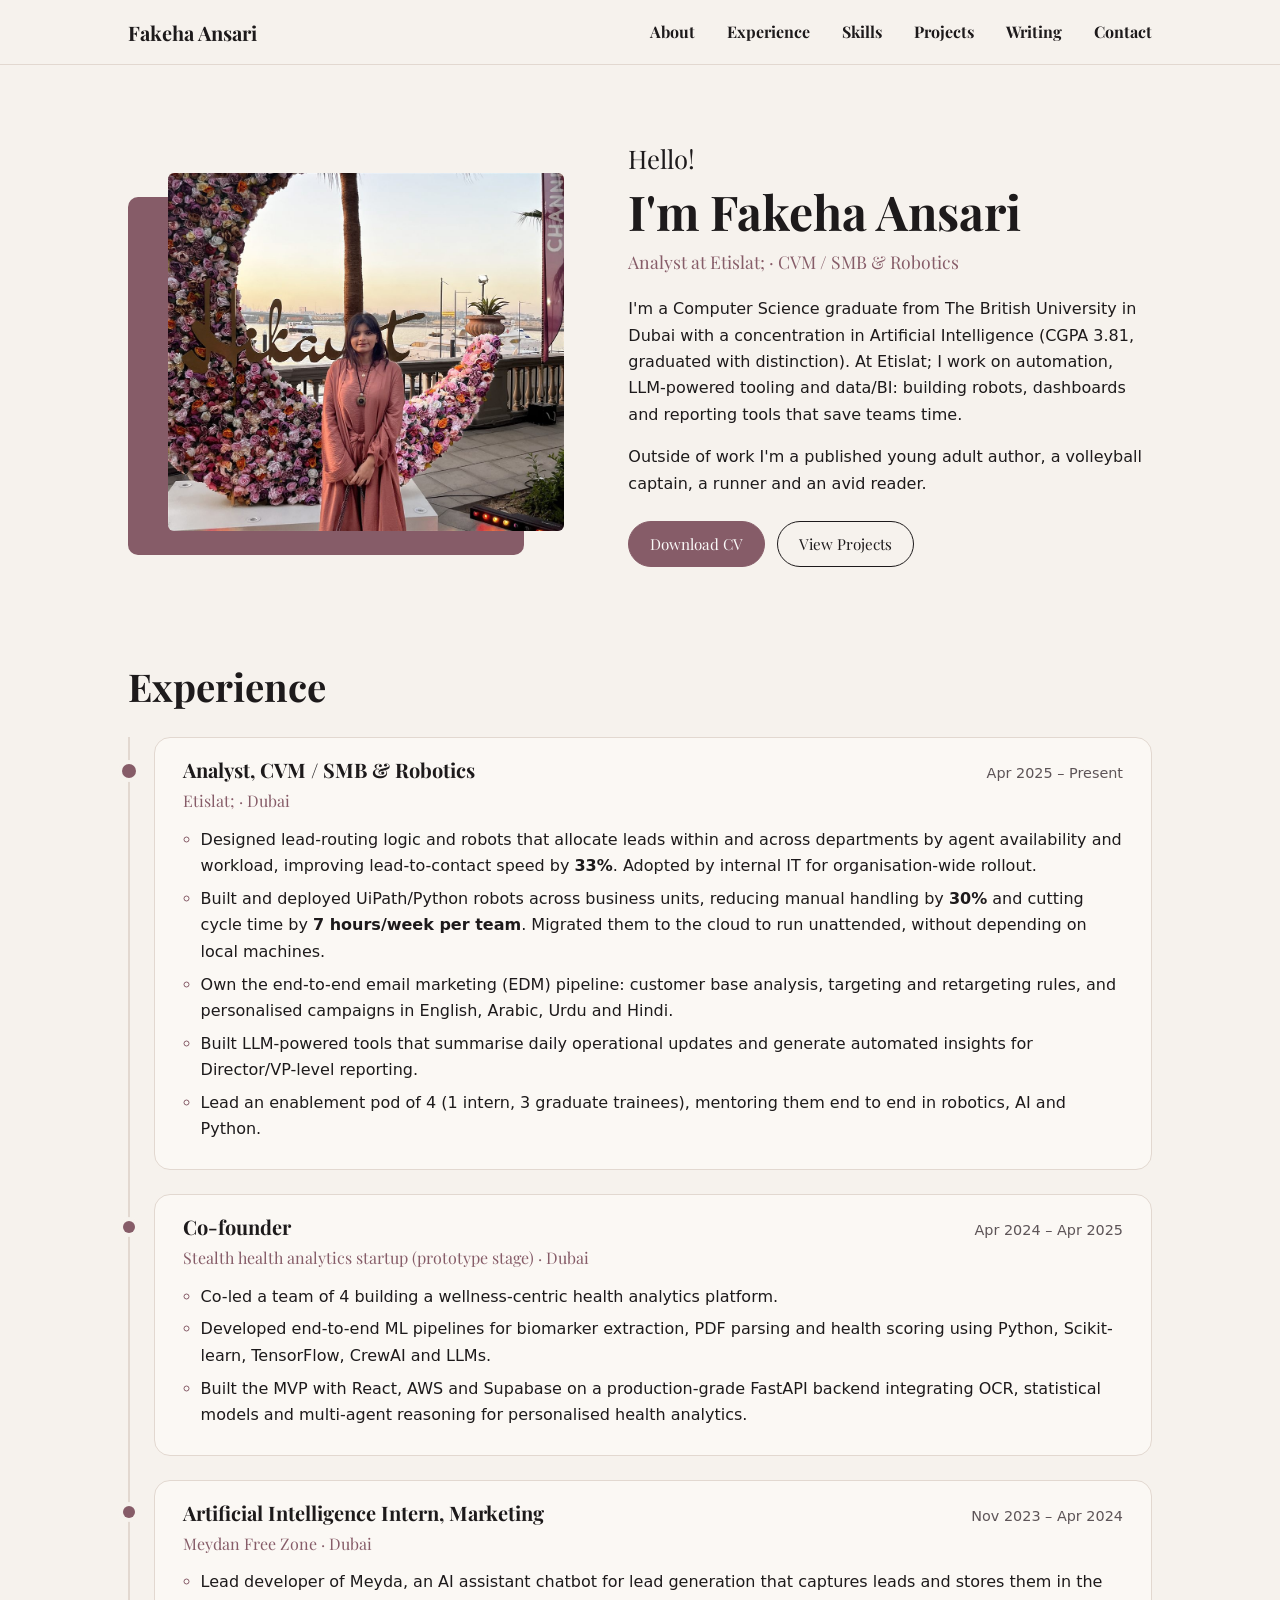
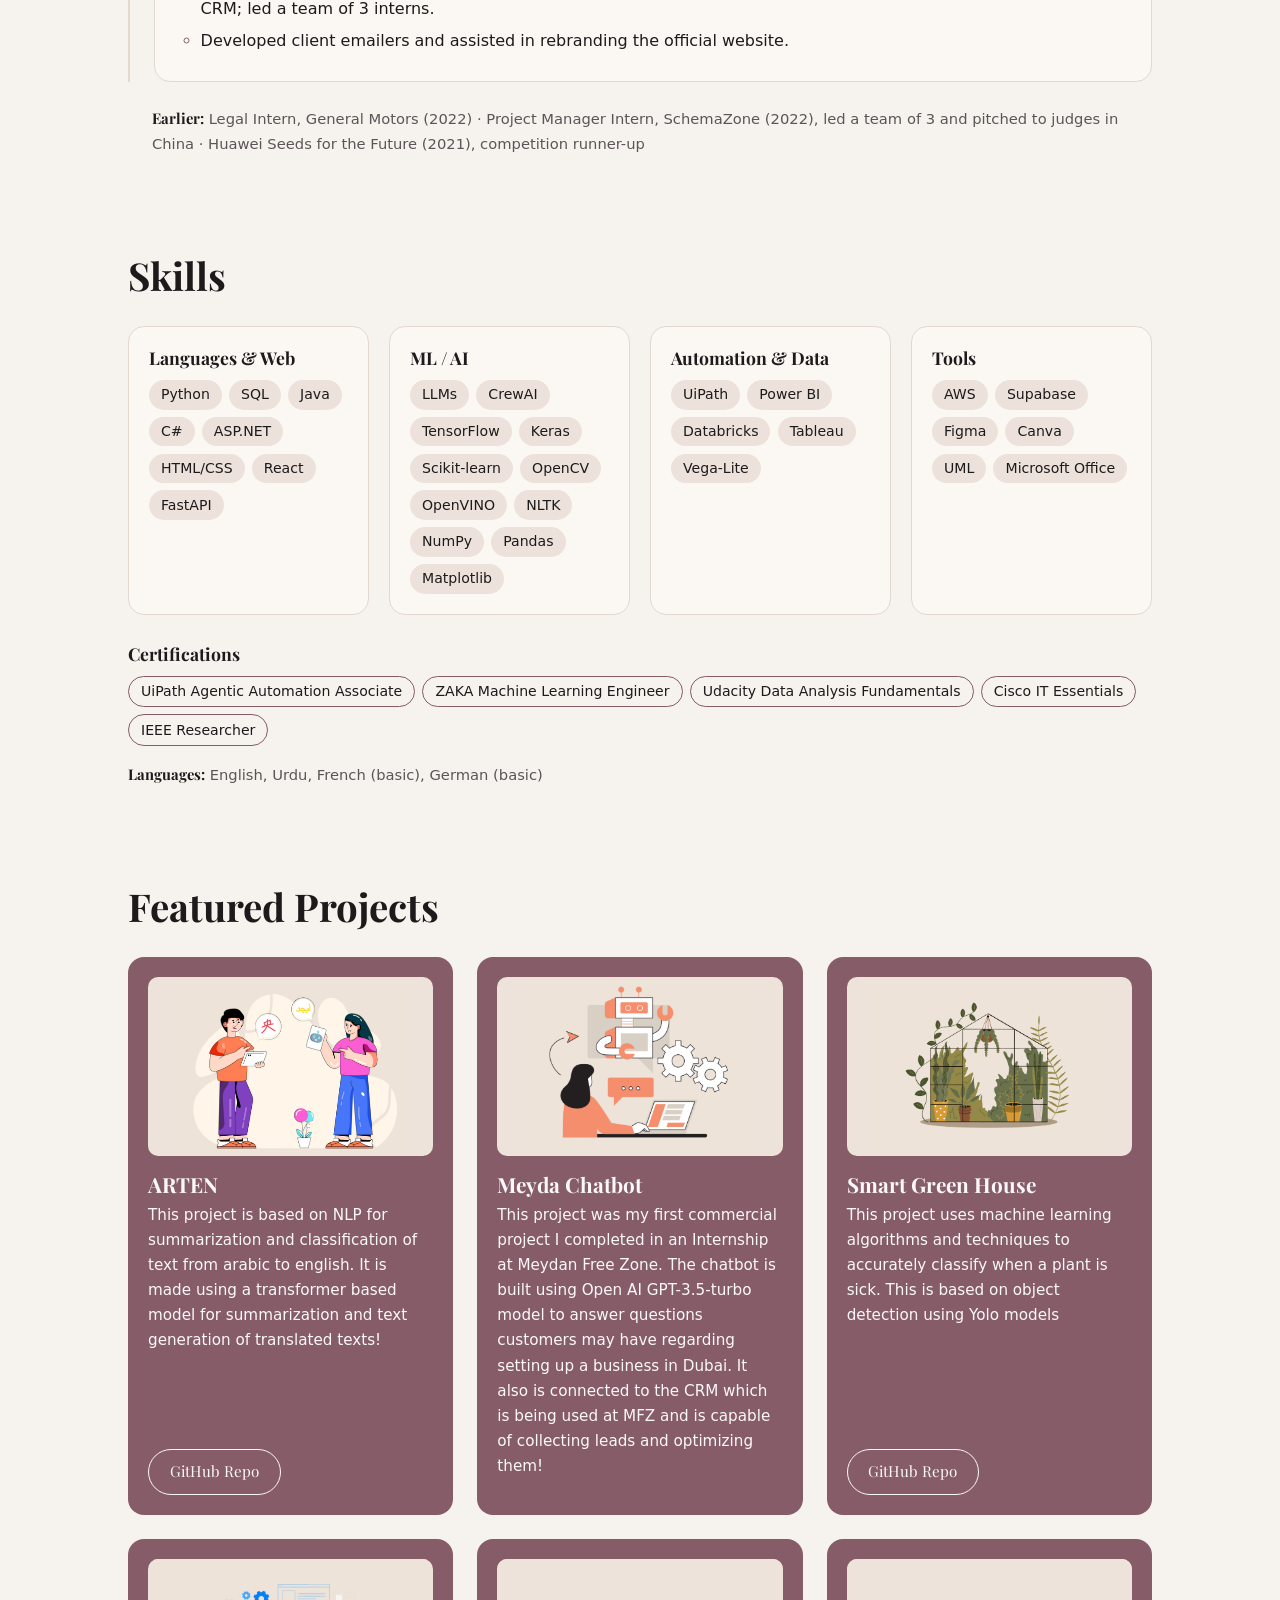
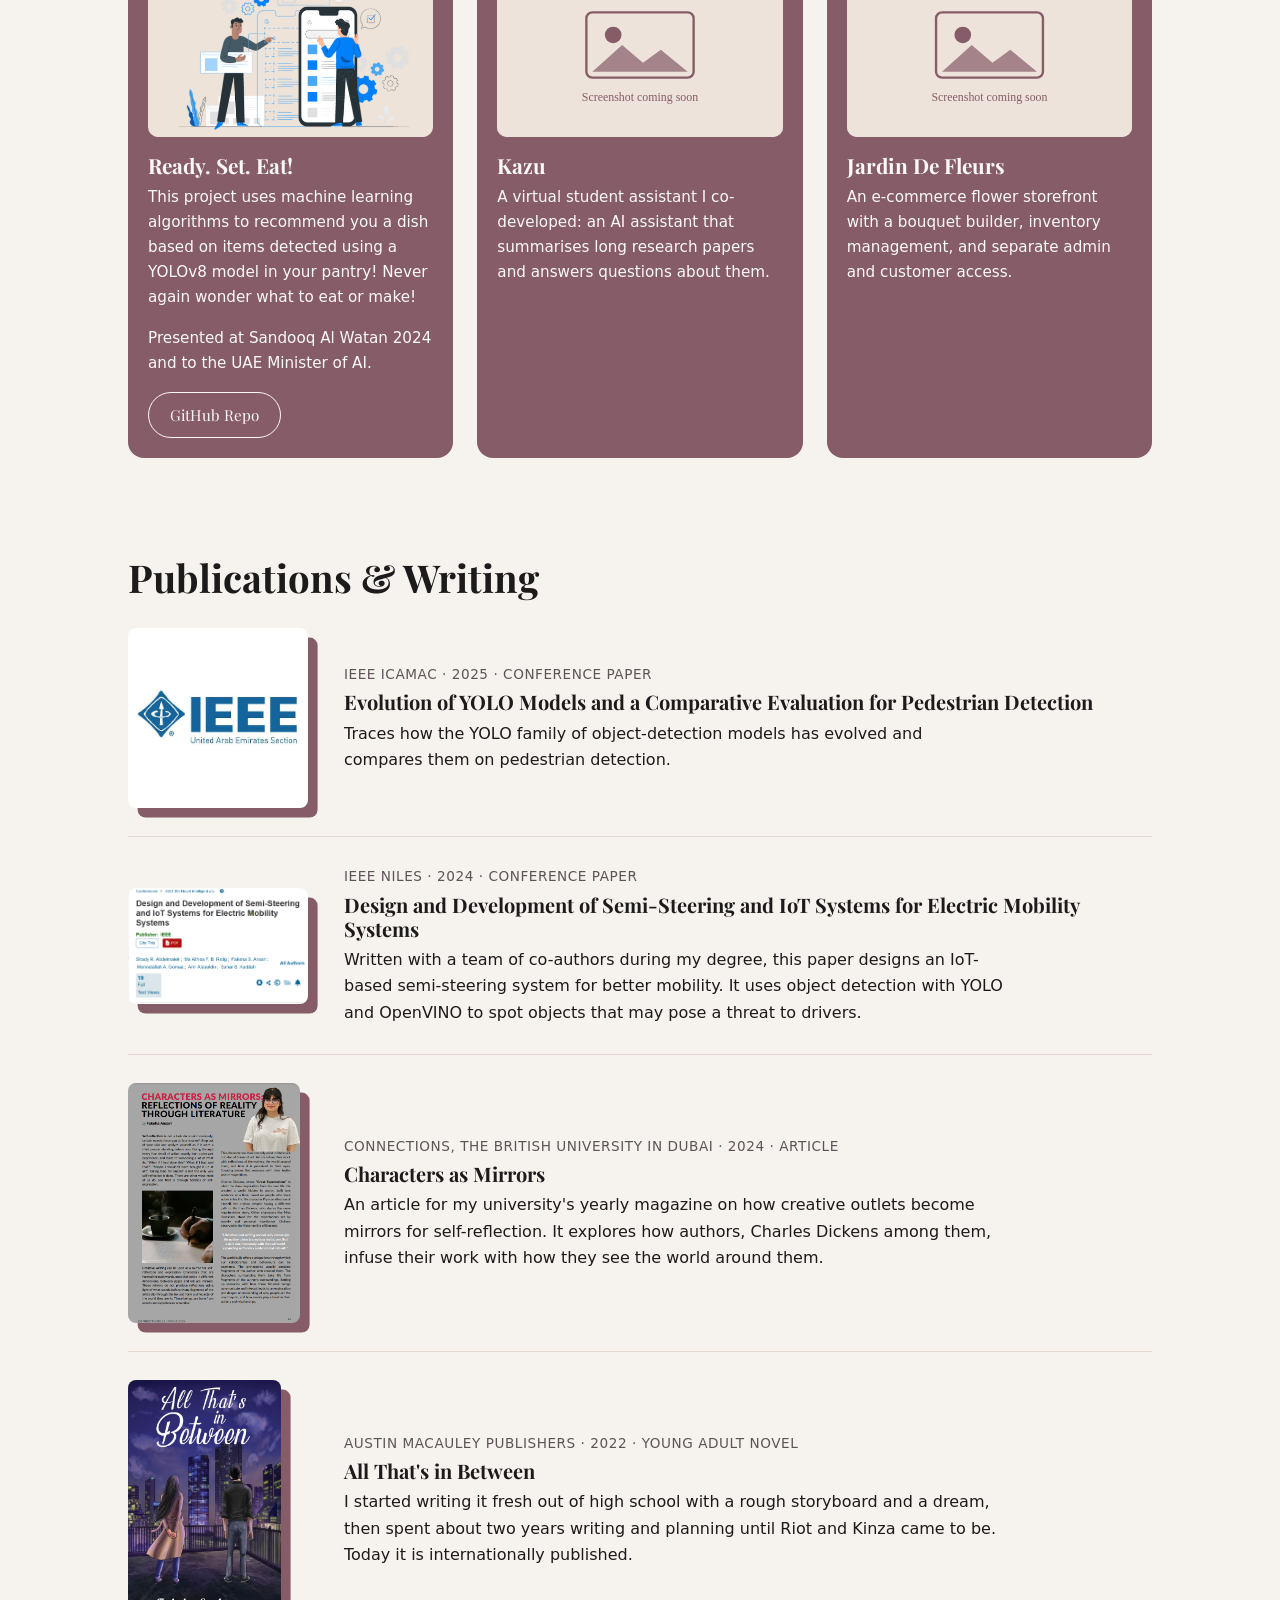
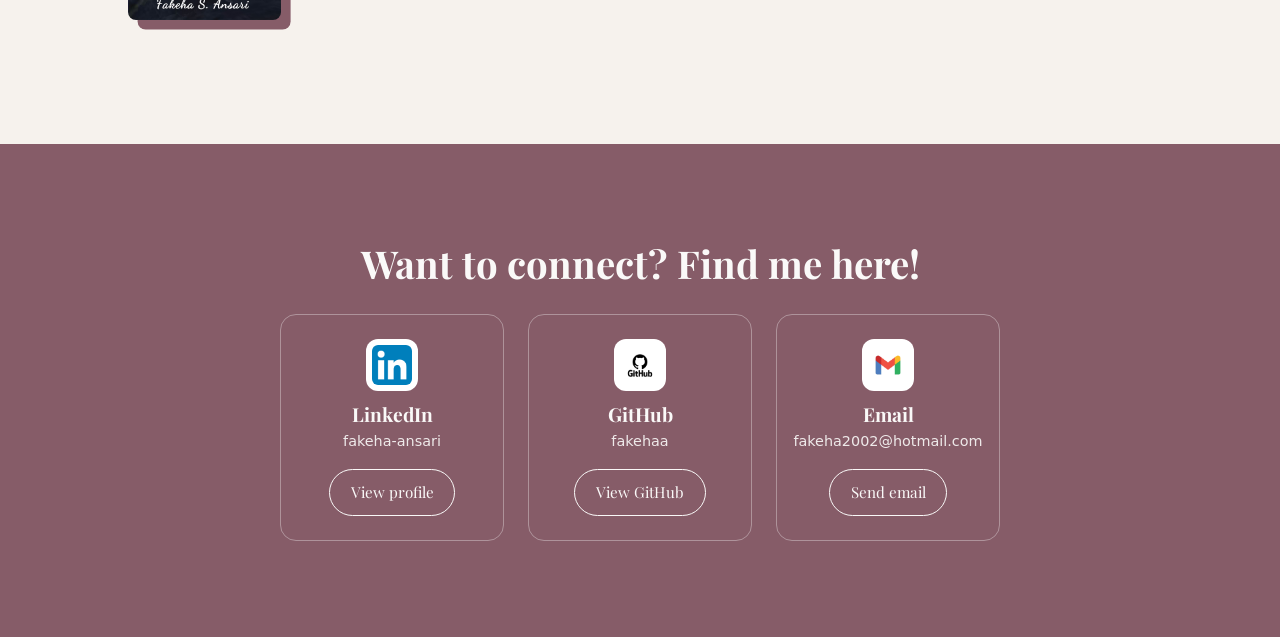
<file: index.html>
<!DOCTYPE html>
<html lang="en">
    <head>
        <meta charset="utf-8">
        <meta name="viewport" content="width=device-width, initial-scale=1">
        <title>Fakeha Ansari | Analyst at Etislat; · AI, Automation &amp; Data</title>
        <meta name="description" content="Fakeha Ansari: Analyst at Etislat; (CVM / SMB &amp; Robotics) working on automation, LLM tooling and data/BI. Computer Science graduate (AI concentration) and published author.">
        <meta name="color-scheme" content="light dark">
        <meta name="theme-color" content="#f6f2ed">
        <link rel="canonical" href="https://fakehaa.github.io/">

        <!-- Open Graph / link previews (LinkedIn, WhatsApp, etc.) -->
        <meta property="og:type" content="profile">
        <meta property="og:site_name" content="Fakeha Ansari">
        <meta property="og:title" content="Fakeha Ansari | Analyst at Etislat;">
        <meta property="og:description" content="Analyst at Etislat; working on automation, LLM tooling and data/BI. CS graduate (AI) and published author.">
        <meta property="og:url" content="https://fakehaa.github.io/">
        <meta property="og:image" content="https://fakehaa.github.io/assets/og-image.jpg">
        <meta property="og:image:width" content="1200">
        <meta property="og:image:height" content="630">
        <meta property="og:image:alt" content="Photo of Fakeha Ansari">
        <meta property="profile:first_name" content="Fakeha">
        <meta property="profile:last_name" content="Ansari">
        <meta name="twitter:card" content="summary_large_image">

        <link rel="icon" type="image/x-icon" href="assets/favicon.ico">
        <link rel="preload" href="assets/fonts/PlayfairDisplay.ttf" as="font" type="font/ttf" crossorigin>
        <link rel="stylesheet" href="styles.css">
    </head>
    <body>
        <!--header logo and nav links-->
        <header class="nav">
            <nav class="container nav-inner" aria-label="Main">
                <a class="logo" href="#About">Fakeha Ansari</a>
                <ul>
                    <li><a href="#About">About</a></li>
                    <li><a href="#Experience">Experience</a></li>
                    <li><a href="#Skills">Skills</a></li>
                    <li><a href="#Projects">Projects</a></li>
                    <li><a href="#Writing">Writing</a></li>
                    <li><a href="#Contact">Contact</a></li>
                </ul>
            </nav>
        </header>

        <main>
        <section id="About" class="container hero">
            <div class="image-left">
                <img src="assets/fakeha-hero.jpg" width="1000" height="903" alt="Fakeha Ansari standing in front of a floral installation by the Dubai waterfront">
            </div>
            <div class="text">
                <p class="eyebrow">Hello!</p>
                <h1>I'm Fakeha Ansari</h1>
                <p class="role">Analyst at Etislat; · CVM / SMB &amp; Robotics</p>
                <p>I'm a Computer Science graduate from The British University in Dubai with a concentration in
                Artificial Intelligence (CGPA 3.81, graduated with distinction). At Etislat; I work on automation,
                LLM-powered tooling and data/BI: building robots, dashboards and reporting tools that save teams time.</p>
                <p>Outside of work I'm a published young adult author, a volleyball captain, a runner and an avid reader.</p>
                <div class="actions">
                    <!-- TODO: add assets/Fakeha_Ansari_CV.pdf (this link 404s until the file exists) -->
                    <a class="btn btn-solid" href="assets/FakehaResume2026_Oct.pdf" download>Download CV</a>
                    <a class="btn" href="#Projects">View Projects</a>
                </div>
            </div>
        </section>

        <!--experience section-->
        <section id="Experience" class="container">
            <h2 class="section-title">Experience</h2>
            <ol class="timeline">
                <li class="tl-item">
                    <div class="tl-head">
                        <h3>Analyst, CVM / SMB &amp; Robotics</h3>
                        <span class="tl-date">Apr 2025 – Present</span>
                    </div>
                    <p class="tl-org">Etislat; · Dubai</p>
                    <ul>
                        <li>Designed lead-routing logic and robots that allocate leads within and across departments by agent availability and workload, improving lead-to-contact speed by <strong>33%</strong>. Adopted by internal IT for organisation-wide rollout.</li>
                        <li>Built and deployed UiPath/Python robots across business units, reducing manual handling by <strong>30%</strong> and cutting cycle time by <strong>7 hours/week per team</strong>. Migrated them to the cloud to run unattended, without depending on local machines.</li>
                        <li>Own the end-to-end email marketing (EDM) pipeline: customer base analysis, targeting and retargeting rules, and personalised campaigns in English, Arabic, Urdu and Hindi.</li>
                        <li>Built LLM-powered tools that summarise daily operational updates and generate automated insights for Director/VP-level reporting.</li>
                        <li>Lead an enablement pod of 4 (1 intern, 3 graduate trainees), mentoring them end to end in robotics, AI and Python.</li>
                    </ul>
                </li>
                <li class="tl-item">
                    <div class="tl-head">
                        <h3>Co-founder</h3>
                        <span class="tl-date">Apr 2024 – Apr 2025</span>
                    </div>
                    <p class="tl-org">Stealth health analytics startup (prototype stage) · Dubai</p>
                    <ul>
                        <li>Co-led a team of 4 building a wellness-centric health analytics platform.</li>
                        <li>Developed end-to-end ML pipelines for biomarker extraction, PDF parsing and health scoring using Python, Scikit-learn, TensorFlow, CrewAI and LLMs.</li>
                        <li>Built the MVP with React, AWS and Supabase on a production-grade FastAPI backend integrating OCR, statistical models and multi-agent reasoning for personalised health analytics.</li>
                    </ul>
                </li>
                <li class="tl-item">
                    <div class="tl-head">
                        <h3>Artificial Intelligence Intern, Marketing</h3>
                        <span class="tl-date">Nov 2023 – Apr 2024</span>
                    </div>
                    <p class="tl-org">Meydan Free Zone · Dubai</p>
                    <ul>
                        <li>Lead developer of Meyda, an AI assistant chatbot for lead generation that captures leads and stores them in the CRM; led a team of 3 interns.</li>
                        <li>Developed client emailers and assisted in rebranding the official website.</li>
                    </ul>
                </li>
            </ol>
            <p class="tl-earlier">
                <strong>Earlier:</strong>
                Legal Intern, General Motors (2022) ·
                Project Manager Intern, SchemaZone (2022), led a team of 3 and pitched to judges in China ·
                Huawei Seeds for the Future (2021), competition runner-up
            </p>
        </section>

        <!--skills section-->
        <section id="Skills" class="container">
            <h2 class="section-title">Skills</h2>
            <div class="skill-groups">
                <div class="skill-group">
                    <h3>Languages &amp; Web</h3>
                    <ul class="chips">
                        <li>Python</li><li>SQL</li><li>Java</li><li>C#</li><li>ASP.NET</li>
                        <li>HTML/CSS</li><li>React</li><li>FastAPI</li>
                    </ul>
                </div>
                <div class="skill-group">
                    <h3>ML / AI</h3>
                    <ul class="chips">
                        <li>LLMs</li><li>CrewAI</li><li>TensorFlow</li><li>Keras</li><li>Scikit-learn</li>
                        <li>OpenCV</li><li>OpenVINO</li><li>NLTK</li><li>NumPy</li><li>Pandas</li><li>Matplotlib</li>
                    </ul>
                </div>
                <div class="skill-group">
                    <h3>Automation &amp; Data</h3>
                    <ul class="chips">
                        <li>UiPath</li><li>Power BI</li><li>Databricks</li><li>Tableau</li><li>Vega-Lite</li>
                    </ul>
                </div>
                <div class="skill-group">
                    <h3>Tools</h3>
                    <ul class="chips">
                        <li>AWS</li><li>Supabase</li><li>Figma</li><li>Canva</li><li>UML</li><li>Microsoft Office</li>
                    </ul>
                </div>
            </div>
            <div class="certs">
                <h3>Certifications</h3>
                <ul class="chips chips-outline">
                    <li>UiPath Agentic Automation Associate</li>
                    <li>ZAKA Machine Learning Engineer</li>
                    <li>Udacity Data Analysis Fundamentals</li>
                    <li>Cisco IT Essentials</li>
                    <li>IEEE Researcher</li>
                </ul>
                <p class="spoken"><strong>Languages:</strong> English, Urdu, French (basic), German (basic)</p>
            </div>
        </section>

        <!--featured projects section-->
        <section id="Projects" class="container projects">
            <h2 class="section-title">Featured Projects</h2>
            <div class="card-style">
                <article class="item on-accent">
                    <img src="assets/translate.png" alt="Illustration of two people exchanging messages in different languages">
                    <h3>ARTEN</h3>
                    <p>This project is based on NLP for summarization and classification of text from arabic to english. It is made using a transformer based model for summarization and text generation of translated texts!</p>
                    <a class="btn" target="_blank" rel="noopener" href="https://github.com/fakehaa/ARTEN">GitHub Repo</a>
                </article>
                <article class="item on-accent">
                    <img src="assets/chatbot.png" alt="Illustration of a person at a laptop chatting with a robot assistant">
                    <h3>Meyda Chatbot</h3>
                    <p>This project was my first commercial project I completed in an Internship at Meydan Free Zone. The chatbot is built using Open AI GPT-3.5-turbo model
                        to answer questions customers may have regarding setting up a business in Dubai. It also is connected to the CRM which is being used at MFZ and is capable of
                        collecting leads and optimizing them!
                    </p>
                </article>
                <article class="item on-accent">
                    <img src="assets/greenhouse.png" alt="Illustration of a greenhouse filled with potted plants">
                    <h3>Smart Green House</h3>
                    <p>This project uses machine learning algorithms and techniques to accurately classify when a plant is sick. This is based on object detection using Yolo models</p>
                    <a class="btn" target="_blank" rel="noopener" href="https://github.com/ShadyEgypt/Zaka-Project">GitHub Repo</a>
                </article>
                <article class="item on-accent">
                    <img src="assets/System.png" alt="Illustration of two people designing a mobile app interface">
                    <h3>Ready. Set. Eat!</h3>
                    <p>This project uses machine learning algorithms to recommend you a dish based on items detected using a YOLOv8 model in your pantry!
                        Never again wonder what to eat or make!
                    </p>
                    <p>Presented at Sandooq Al Watan 2024 and to the UAE Minister of AI.</p>
                    <a class="btn" target="_blank" rel="noopener" href="https://github.com/fakehaa/Ready-Set-Eat">GitHub Repo</a>
                </article>
                <article class="item on-accent">
                    <!-- TODO: replace placeholder with a Kazu screenshot (e.g. assets/kazu.png) and update the alt text -->
                    <img src="assets/placeholder.svg" width="480" height="300" alt="Placeholder image for Kazu; screenshot coming soon">
                    <h3>Kazu</h3>
                    <p>A virtual student assistant I co-developed: an AI assistant that summarises long research papers and answers questions about them.</p>
                    <!-- TODO: add Kazu repo link, e.g. <a class="btn" target="_blank" rel="noopener" href="https://github.com/fakehaa/REPO">GitHub Repo</a> -->
                </article>
                <article class="item on-accent">
                    <!-- TODO: replace placeholder with a Jardin De Fleurs screenshot (e.g. assets/jardin.png) and update the alt text -->
                    <img src="assets/placeholder.svg" width="480" height="300" alt="Placeholder image for Jardin De Fleurs; screenshot coming soon">
                    <h3>Jardin De Fleurs</h3>
                    <p>An e-commerce flower storefront with a bouquet builder, inventory management, and separate admin and customer access.</p>
                    <!-- TODO: add Jardin De Fleurs repo link, e.g. <a class="btn" target="_blank" rel="noopener" href="https://github.com/fakehaa/REPO">GitHub Repo</a> -->
                </article>
            </div>
        </section>

        <!--publications & writing section-->
        <section id="Writing" class="container">
            <h2 class="section-title">Publications &amp; Writing</h2>
            <ul class="pubs">
                <li class="pub">
                    <div class="pub-image">
                        <!-- TODO: replace placeholder with an image for the ICAMAC paper (e.g. a screenshot of the IEEE Xplore listing, like assets/ieee.png) -->
                        <img src="assets/ieee.jpeg" width="480" height="300" alt="Placeholder image for the IEEE ICAMAC 2025 paper">
                    </div>
                    <div class="pub-text">
                        <p class="pub-meta">IEEE ICAMAC · 2025 · Conference paper</p>
                        <h3>Evolution of YOLO Models and a Comparative Evaluation for Pedestrian Detection</h3>
                        <p>Traces how the YOLO family of object-detection models has evolved and compares them on pedestrian detection.</p>
                        <!-- TODO: add paper link (IEEE Xplore / DOI), e.g. <a class="pub-link" target="_blank" rel="noopener" href="https://doi.org/...">Read the paper →</a> -->
                    </div>
                </li>
                <li class="pub">
                    <div class="pub-image">
                        <img src="assets/ieee.png" width="799" height="516" alt="IEEE Xplore listing for the paper Design and Development of Semi-Steering and IoT Systems for Electric Mobility Systems">
                    </div>
                    <div class="pub-text">
                        <p class="pub-meta">IEEE NILES · 2024 · Conference paper</p>
                        <h3>Design and Development of Semi-Steering and IoT Systems for Electric Mobility Systems</h3>
                        <p>Written with a team of co-authors during my degree, this paper designs an IoT-based semi-steering system for better mobility.
                        It uses object detection with YOLO and OpenVINO to spot objects that may pose a threat to drivers.</p>
                        <!-- TODO: add paper link (IEEE Xplore / DOI), e.g. <a class="pub-link" target="_blank" rel="noopener" href="https://doi.org/...">Read the paper →</a> -->
                    </div>
                </li>
                <li class="pub">
                    <div class="pub-image">
                        <img src="assets/connections.png" width="655" height="912" alt="Magazine page of the article Characters as Mirrors: Reflections of Reality Through Literature, by Fakeha Ansari">
                    </div>
                    <div class="pub-text">
                        <p class="pub-meta">Connections, The British University in Dubai · 2024 · Article</p>
                        <h3>Characters as Mirrors</h3>
                        <p>An article for my university's yearly magazine on how creative outlets become mirrors for self-reflection.
                        It explores how authors, Charles Dickens among them, infuse their work with how they see the world around them.</p>
                    </div>
                </li>
                <li class="pub">
                    <div class="pub-image">
                        <img src="assets/atib.jpg" width="500" height="783" alt="Book cover of All That's in Between by Fakeha S. Ansari: two figures on a rooftop overlooking a city at night">
                    </div>
                    <div class="pub-text">
                        <p class="pub-meta">Austin Macauley Publishers · 2022 · Young adult novel</p>
                        <h3>All That's in Between</h3>
                        <p>I started writing it fresh out of high school with a rough storyboard and a dream, then spent about two years
                        writing and planning until Riot and Kinza came to be. Today it is internationally published.</p>
                        <!-- TODO: add a link to buy the book (publisher or store page), e.g. <a class="pub-link" target="_blank" rel="noopener" href="https://...">Get the book →</a> -->
                    </div>
                </li>
            </ul>
        </section>

        <!--Contact section-->
        <section id="Contact" class="contact">
            <div class="container">
                <h2 class="section-title">Want to connect? Find me here!</h2>
                <div class="contact-card-style on-accent">
                    <div class="item-contact">
                        <img src="assets/linkedin.png" alt="LinkedIn logo" width="48" height="48">
                        <h3>LinkedIn</h3>
                        <p class="contact-detail">fakeha-ansari</p>
                        <a class="btn" target="_blank" rel="noopener" href="https://www.linkedin.com/in/fakeha-ansari/">View profile</a>
                    </div>
                    <div class="item-contact">
                        <img src="assets/github.png" alt="GitHub logo" width="48" height="48">
                        <h3>GitHub</h3>
                        <p class="contact-detail">fakehaa</p>
                        <a class="btn" target="_blank" rel="noopener" href="https://github.com/fakehaa">View GitHub</a>
                    </div>
                    <div class="item-contact">
                        <img src="assets/gmail.jpg" alt="Email icon" width="48" height="48">
                        <h3>Email</h3>
                        <p class="contact-detail">fakeha2002@hotmail.com</p>
                        <a class="btn" href="mailto:fakeha2002@hotmail.com">Send email</a>
                    </div>
                </div>
            </div>
        </section>
        </main>
    </body>
</html>
</file>
<file: styles.css>
@font-face {
    font-family: 'PlayFair';
    src: url('assets/fonts/PlayfairDisplay.ttf') format('truetype');
    font-weight: 400 900;
    font-display: swap;
}

/* ---------- Design tokens (same palette as before) ---------- */
:root {
    --bg: #f6f2ed;
    --surface: #fbf8f4;
    --text: #1d1a1b;
    --muted: #5d5457;
    --accent: #865c68;
    --accent-hover: #925559;
    --accent-text: #865c68;
    --on-accent: #faf9f8;
    --line: #e2d8d0;
    --chip-bg: #ece2db;

    --font-display: 'PlayFair', Georgia, 'Times New Roman', serif;
    --font-body: system-ui, -apple-system, 'Segoe UI', Roboto, 'Helvetica Neue', Arial, sans-serif;

    --radius: 16px;
    --gutter: clamp(1rem, 4vw, 3rem);
    --section-gap: clamp(3.5rem, 8vw, 6rem);
    --max: 1120px;
    --nav-h: 4rem;
}

@media (prefers-color-scheme: dark) {
    :root {
        --bg: #1b1719;
        --surface: #251f22;
        --text: #efe8e2;
        --muted: #b9adb1;
        --accent: #865c68;
        --accent-hover: #a06c7b;
        --accent-text: #d3a6b2;
        --on-accent: #faf9f8;
        --line: #3a3034;
        --chip-bg: #322a2e;
        color-scheme: dark;
    }
}

/* ---------- Base ---------- */
*, *::before, *::after { box-sizing: border-box; }

html {
    scroll-behavior: smooth;
    scroll-padding-top: calc(var(--nav-h) + 1rem);
}
@media (prefers-reduced-motion: reduce) {
    html { scroll-behavior: auto; }
}

body {
    background-color: var(--bg);
    color: var(--text);
    margin: 0;
    font-family: var(--font-body);
    font-size: 1rem;
    line-height: 1.65;
    overflow-x: clip;
    -webkit-font-smoothing: antialiased;
}

h1, h2, h3 {
    font-family: var(--font-display);
    line-height: 1.2;
    margin: 0 0 0.5em;
}

img { max-width: 100%; height: auto; display: block; }

a { color: inherit; }

.container {
    max-width: var(--max);
    margin: 0 auto;
    padding-inline: var(--gutter);
}

section { padding-block: var(--section-gap) 0; }

.section-title {
    font-size: clamp(1.75rem, 4vw, 2.4rem);
    margin-bottom: 1.75rem;
}

/* ---------- Buttons (links styled as buttons) ---------- */
.btn {
    display: inline-block;
    font-family: var(--font-display);
    font-size: 0.95rem;
    color: var(--text);
    text-decoration: none;
    border: 1px solid currentColor;
    padding: 0.6rem 1.3rem;
    border-radius: 999px;
    transition: background-color 0.2s, color 0.2s, border-color 0.2s;
}
.btn:hover, .btn:focus-visible {
    background-color: var(--accent);
    border-color: var(--accent);
    color: var(--on-accent);
}
.btn-solid {
    background-color: var(--accent);
    border-color: var(--accent);
    color: var(--on-accent);
}
.btn-solid:hover, .btn-solid:focus-visible { background-color: var(--accent-hover); border-color: var(--accent-hover); }

/* Buttons sitting on mauve cards */
.on-accent .btn { color: var(--on-accent); }
.on-accent .btn:hover, .on-accent .btn:focus-visible {
    background-color: var(--on-accent);
    border-color: var(--on-accent);
    color: var(--accent);
}

:focus-visible { outline: 2px solid var(--accent); outline-offset: 3px; }

/* ---------- Sticky nav ---------- */
.nav {
    position: sticky;
    top: 0;
    z-index: 10;
    background-color: color-mix(in srgb, var(--bg) 88%, transparent);
    backdrop-filter: blur(8px);
    -webkit-backdrop-filter: blur(8px);
    border-bottom: 1px solid var(--line);
}
.nav-inner {
    display: flex;
    justify-content: space-between;
    align-items: center;
    gap: 1rem;
    min-height: var(--nav-h);
}
.nav .logo {
    font-family: var(--font-display);
    font-weight: 700;
    font-size: 1.25rem;
    text-decoration: none;
    white-space: nowrap;
}
.nav ul {
    list-style: none;
    display: flex;
    gap: clamp(1rem, 2.5vw, 2rem);
    margin: 0;
    padding: 0;
    font-family: var(--font-display);
    font-weight: 700;
}
.nav ul a {
    text-decoration: none;
    white-space: nowrap;
    padding-block: 0.25rem;
    border-bottom: 2px solid transparent;
}
.nav ul a:hover, .nav ul a:focus-visible { border-bottom-color: var(--accent); }

/* Mobile: name on top, links as a swipeable row underneath (no JS) */
@media (max-width: 760px) {
    :root { --nav-h: 5.75rem; }
    .nav-inner {
        flex-direction: column;
        align-items: stretch;
        gap: 0.25rem;
        padding-block: 0.6rem 0;
    }
    .nav ul {
        overflow-x: auto;
        scrollbar-width: none;
        padding-bottom: 0.5rem;
        margin-inline: calc(var(--gutter) * -1);
        padding-inline: var(--gutter);
        font-size: 0.95rem;
    }
    .nav ul::-webkit-scrollbar { display: none; }
}

/* ---------- Hero ---------- */
.hero {
    display: grid;
    grid-template-columns: minmax(0, 1fr);
    gap: 2.5rem;
    align-items: center;
    padding-top: clamp(2rem, 6vw, 4.5rem);
}
@media (min-width: 860px) {
    .hero { grid-template-columns: minmax(0, 5fr) minmax(0, 6fr); gap: 4rem; }
}
.image-left {
    position: relative;
    margin-left: 1.25rem;
}
.image-left::before {
    content: '';
    position: absolute;
    inset: 0;
    background-color: var(--accent);
    border-radius: 10px;
    transform: translate(-1.25rem, 1.25rem);
    z-index: -1;
}
@media (min-width: 860px) {
    .image-left { margin-left: 2.5rem; }
    .image-left::before { transform: translate(-2.5rem, 1.5rem); }
}
.image-left img { border-radius: 6px; width: 100%; }
.hero h1 {
    font-size: clamp(2rem, 5vw, 3rem);
    margin: 0;
}
.hero .eyebrow {
    font-family: var(--font-display);
    font-size: clamp(1.25rem, 3vw, 1.6rem);
    margin: 0 0 0.25rem;
}
.hero .role {
    font-family: var(--font-display);
    color: var(--accent-text);
    font-size: 1.1rem;
    margin: 0.4rem 0 1.25rem;
}

.hero p { max-width: 60ch; margin: 0 0 1rem; }
.hero .actions { display: flex; flex-wrap: wrap; gap: 0.75rem; margin-top: 1.5rem; }

/* ---------- Experience timeline ---------- */
.timeline {
    list-style: none;
    margin: 0;
    padding: 0 0 0 1.5rem;
    border-left: 2px solid var(--line);
}
.tl-item {
    position: relative;
    background-color: var(--surface);
    border: 1px solid var(--line);
    border-radius: var(--radius);
    padding: 1.25rem clamp(1rem, 3vw, 1.75rem);
    margin-bottom: 1.5rem;
}
.tl-item::before {
    content: '';
    position: absolute;
    left: calc(-1.5rem - 7px - 1px);
    top: 1.6rem;
    width: 12px;
    height: 12px;
    border-radius: 50%;
    background-color: var(--accent);
    box-shadow: 0 0 0 4px var(--bg);
}
.tl-item:first-child::before { width: 14px; height: 14px; left: calc(-1.5rem - 8px - 1px); }
.tl-head {
    display: flex;
    flex-wrap: wrap;
    justify-content: space-between;
    align-items: baseline;
    column-gap: 1rem;
}
.tl-head h3 { font-size: 1.25rem; margin: 0; }
.tl-date { font-size: 0.9rem; color: var(--muted); white-space: nowrap; }
.tl-org {
    font-family: var(--font-display);
    color: var(--accent-text);
    margin: 0.15rem 0 0.75rem;
}

.tl-item ul { margin: 0; padding-left: 1.1rem; }
.tl-item ul li { margin-bottom: 0.4rem; }
.tl-item ul li::marker { color: var(--accent); }
.tl-earlier {
    font-size: 0.92rem;
    color: var(--muted);
    margin: 0;
    padding-left: 1.5rem;
}
.tl-earlier strong { color: var(--text); font-family: var(--font-display); }

/* ---------- Skills ---------- */
.skill-groups {
    display: grid;
    grid-template-columns: repeat(auto-fit, minmax(min(100%, 240px), 1fr));
    gap: 1.25rem;
}
.skill-group {
    background-color: var(--surface);
    border: 1px solid var(--line);
    border-radius: var(--radius);
    padding: 1.25rem;
}
.skill-group h3, .certs h3 { font-size: 1.1rem; margin-bottom: 0.75rem; }
.chips {
    list-style: none;
    margin: 0;
    padding: 0;
    display: flex;
    flex-wrap: wrap;
    gap: 0.45rem;
}
.chips li {
    background-color: var(--chip-bg);
    border-radius: 999px;
    padding: 0.2rem 0.75rem;
    font-size: 0.88rem;
}
.chips-outline li {
    background-color: transparent;
    border: 1px solid var(--accent);
}
.certs { margin-top: 1.75rem; }
.spoken { font-size: 0.92rem; color: var(--muted); margin: 1rem 0 0; }
.spoken strong { color: var(--text); font-family: var(--font-display); }

/* ---------- Project cards ---------- */
.card-style {
    display: grid;
    grid-template-columns: repeat(auto-fill, minmax(min(100%, 300px), 1fr));
    gap: 1.5rem;
}
.item {
    background-color: var(--accent);
    color: var(--on-accent);
    border-radius: var(--radius);
    padding: 1.25rem;
    display: flex;
    flex-direction: column;
}
.item img {
    width: 100%;
    aspect-ratio: 16 / 10;
    object-fit: contain;
    border-radius: 10px;
    margin-bottom: 1rem;
    background-color: #ede3da; /* matches the illustrations' cream background */
}
.item h3 { font-size: 1.3rem; margin-bottom: 0.4rem; }
.item p { font-size: 0.95rem; margin: 0 0 1rem; }
.item .btn { margin-top: auto; align-self: flex-start; }

/* ---------- Publications & Writing ---------- */
.pubs { list-style: none; margin: 0; padding: 0; }
.pub {
    display: grid;
    grid-template-columns: minmax(0, 1fr);
    gap: 1.5rem;
    align-items: center;
    padding-block: 1.75rem;
    border-top: 1px solid var(--line);
}
.pub:first-child { border-top: 0; padding-top: 0; }
@media (min-width: 640px) {
    .pub { grid-template-columns: 180px minmax(0, 1fr); gap: 2.25rem; }
}
.pub-image { position: relative; width: fit-content; margin-right: 0.6rem; }
.pub-image img {
    border-radius: 8px;
    width: auto;
    max-width: 180px;
    max-height: 240px;
}
.pub-image::before {
    content: '';
    position: absolute;
    inset: 0;
    background-color: var(--accent);
    border-radius: 8px;
    transform: translate(0.6rem, 0.6rem);
    z-index: -1;
}
.pub-meta {
    font-size: 0.85rem;
    color: var(--muted);
    text-transform: uppercase;
    letter-spacing: 0.04em;
    margin: 0 0 0.3rem;
}
.pub-text h3 { font-size: 1.25rem; margin-bottom: 0.4rem; }
.pub-text p:not(.pub-meta) { margin: 0; max-width: 65ch; }
.pub-link { display: inline-block; margin-top: 0.5rem; color: var(--accent-text); font-family: var(--font-display); }

/* ---------- Contact ---------- */
.contact {
    background-color: var(--accent);
    color: var(--on-accent);
    text-align: center;
    margin-top: var(--section-gap);
    padding-block: var(--section-gap);
}
.contact-card-style {
    display: grid;
    grid-template-columns: repeat(auto-fit, minmax(min(100%, 180px), 1fr));
    gap: 1.5rem;
    max-width: 720px;
    margin: 0 auto;
}
.item-contact {
    border: 1px solid color-mix(in srgb, var(--on-accent) 35%, transparent);
    border-radius: var(--radius);
    padding: 1.5rem 1rem;
}
.item-contact img {
    height: 52px;
    width: 52px;
    object-fit: contain;
    margin: 0 auto 0.75rem;
    border-radius: 12px;
    padding: 6px;
    background-color: #fff; /* keeps the black GitHub mark visible on mauve */
}
.item-contact h3 { font-size: 1.2rem; margin-bottom: 0.2rem; }
.contact-detail {
    font-size: 0.9rem;
    opacity: 0.9;
    margin: 0 0 1rem;
    overflow-wrap: anywhere;
}
</file>
